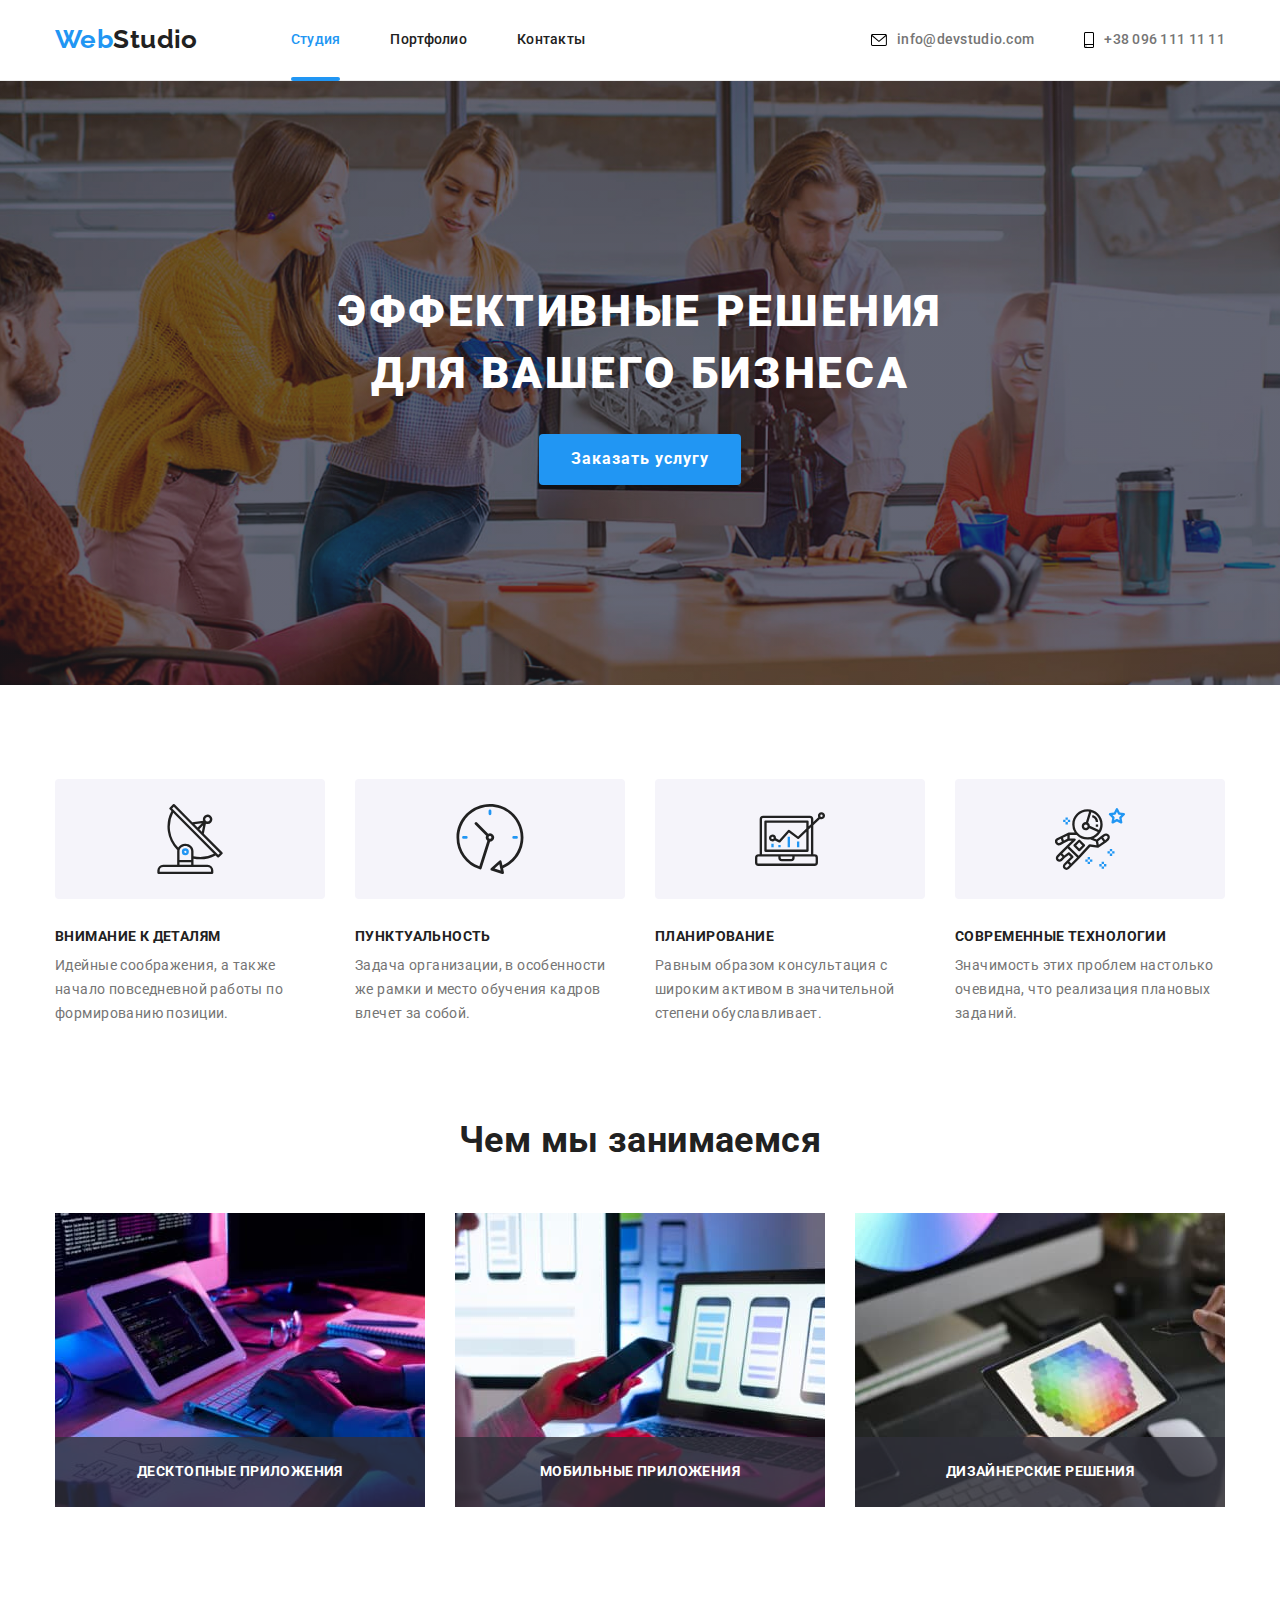
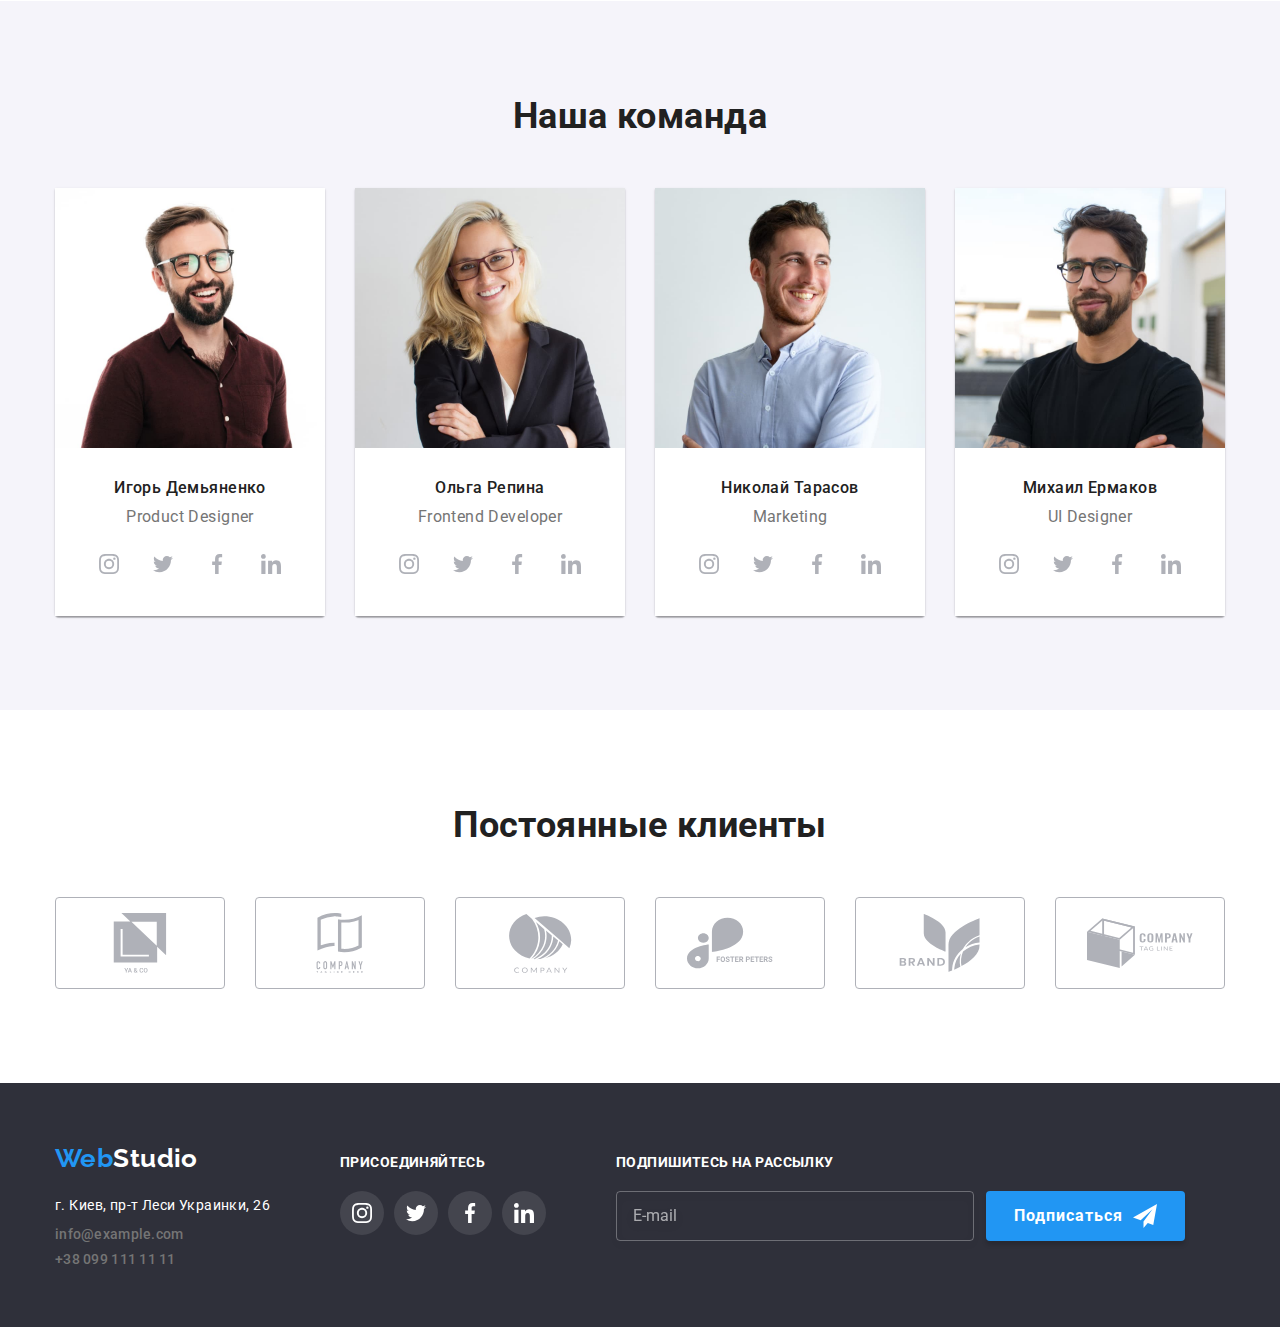
<file: index.html>
<!DOCTYPE html>
<html lang="ru">

<head>
	<meta charset="UTF-8">
	<meta http-equiv="X-UA-Compatible" content="IE=edge">
	<meta name="viewport" content="width=device-width, initial-scale=1.0">
	<title>Главная</title>
	<link rel="preconnect" href="https://fonts.googleapis.com">
	<link rel="preconnect" href="https://fonts.gstatic.com" crossorigin>
	<link
		href="https://fonts.googleapis.com/css2?family=Raleway:wght@700&family=Roboto:wght@400;500;700;900&display=swap"
		rel="stylesheet">
	<link rel="stylesheet" href="./css/modern-normalize.css">
	<link rel="stylesheet" href="./css/styles.css">
</head>

<body>
	<header class="header">
		<div class="header__container container">
			<a href="./index.html" class="header__logo logo"><span class="logo-color">Web</span>Studio</a>
			<nav class="header__menu menu">
				<ul class="menu__list">
					<li class="menu__item">
						<a href="./index.html" class="menu__link _active">Студия</a>
					</li>
					<li class="menu__item">
						<a href="./portfolio.html" class="menu__link">Портфолио</a>
					</li>
					<li class="menu__item">
						<a href="#" class="menu__link">Контакты</a>
					</li>
				</ul>
			</nav>
			<ul class="header__list">
				<li class="header__item">
					<a href="mailto:info@devstudio.com" class="header__link contact">
						<svg class="header__icon" width="16" height="12">
							<use href="./images/icons.svg#mail"></use>
						</svg>
						info@devstudio.com
					</a>
				</li>
				<li class="header__item">
					<a href="tel:+380961111111" class="header__link contact">
						<svg class="header__icon" width="10" height="16">
							<use href="./images/icons.svg#phone"></use>
						</svg>
						+38 096 111 11 11
					</a>
				</li>
			</ul>
		</div>
	</header>
	<main class="page">
		<section class="hero">
			<div class="hero__container container">
				<h1 class="hero__title">Эффективные решения для вашего бизнеса</h1>
				<button data-modal-open type="button" class="hero__btn">Заказать услугу</button>
			</div>
		</section>
		<section class="benefits section">
			<div class="benefits__container container">
				<h2 class="visually-hidden">Преимущества</h2>
				<ul class="benefits__list">
					<li class="benefits__item">
						<div class="benefits__box">
							<svg class="benefits__icon" width="70" height="70">
								<use href="./images/icons.svg#antenna"></use>
							</svg>
						</div>
						<h3 class="benefits__title">Внимание к деталям</h3>
						<p class="benefits__text">
							Идейные соображения, а также начало повседневной работы по формированию позиции.
						</p>
					</li>
					<li class="benefits__item">
						<div class="benefits__box">
							<svg class="benefits__icon" width="70" height="70">
								<use href="./images/icons.svg#clock"></use>
							</svg>
						</div>
						<h3 class="benefits__title">Пунктуальность</h3>
						<p class="benefits__text">
							Задача организации, в особенности же рамки и место обучения кадров влечет за собой.
						</p>
					</li>
					<li class="benefits__item">
						<div class="benefits__box">
							<svg class="benefits__icon" width="70" height="70">
								<use href="./images/icons.svg#diagram"></use>
							</svg>
						</div>
						<h3 class="benefits__title">Планирование</h3>
						<p class="benefits__text">
							Равным образом консультация с широким активом в значительной степени обуславливает.
						</p>
					</li>
					<li class="benefits__item">
						<div class="benefits__box">
							<svg class="benefits__icon" width="70" height="70">
								<use href="./images/icons.svg#astronaut"></use>
							</svg>
						</div>
						<h3 class="benefits__title">Современные технологии</h3>
						<p class="benefits__text">
							Значимость этих проблем настолько очевидна, что реализация плановых заданий.
						</p>
					</li>
				</ul>
			</div>
		</section>
		<section class="gallery section">
			<div class="gallery__container container">
				<h2 class="gallery__title title">Чем мы занимаемся</h2>
				<ul class="gallery__list">
					<li class="gallery__item">
						<img src="./images/gallery/box-1.jpg" alt="Работа за компьютером" width="370" height="294">
						<p class="gallery__name">Десктопные приложения</p>
					</li>
					<li class="gallery__item">
						<img src="./images/gallery/box-2.jpg" alt="Работа за телефоном" width="370" height="294">
						<p class="gallery__name">Мобильные приложения</p>
					</li>
					<li class="gallery__item">
						<img src="./images/gallery/box-3.jpg" alt="Работа за планшетом" width="370" height="294">
						<p class="gallery__name">Дизайнерские решения</p>
					</li>
				</ul>
			</div>
		</section>
		<section class="team section">
			<div class="team__container container">
				<h2 class="team__title title">Наша команда</h2>
				<ul class="team__list">
					<li class="team__item">
						<img src="./images/team/human-1.jpg" alt="Парень в очках" width="270" height="260">
						<div class="team__content">
							<h3 class="team__name">Игорь Демьяненко</h3>
							<p class="team__dev" lang="en">Product Designer</p>
							<ul class="social social-center">
								<li class="social-item">
									<a href="#" class="social-link" aria-label="Instagram" target="_blank"
										rel="noopener noreferrer nofollow">
										<svg class="social-icon" width="20" height="20">
											<use href="./images/icons.svg#instagram"></use>
										</svg>
									</a>
								</li>
								<li class="social-item">
									<a href="#" class="social-link" aria-label="Twitter" target="_blank"
										rel="noopener noreferrer nofollow">
										<svg class="social-icon" width="20" height="20">
											<use href="./images/icons.svg#twitter"></use>
										</svg>
									</a>
								</li>
								<li class="social-item">
									<a href="#" class="social-link" aria-label="Facebook" target="_blank"
										rel="noopener noreferrer nofollow">
										<svg class="social-icon" width="20" height="20">
											<use href="./images/icons.svg#facebook"></use>
										</svg>
									</a>
								</li>
								<li class="social-item">
									<a href="#" class="social-link" aria-label="LinkedIn" target="_blank"
										rel="noopener noreferrer nofollow">
										<svg class="social-icon" width="20" height="20">
											<use href="./images/icons.svg#linkedin"></use>
										</svg>
									</a>
								</li>
							</ul>
						</div>
					</li>
					<li class="team__item">
						<img src="./images/team/human-2.jpg" alt="Девушка в очках" width="270" height="260">
						<div class="team__content">
							<h3 class="team__name">Ольга Репина</h3>
							<p class="team__dev" lang="en">Frontend Developer</p>
							<ul class="social social-center">
								<li class="social-item">
									<a href="#" class="social-link" aria-label="Instagram" target="_blank"
										rel="noopener noreferrer nofollow">
										<svg class="social-icon" width="20" height="20">
											<use href="./images/icons.svg#instagram"></use>
										</svg>
									</a>
								</li>
								<li class="social-item">
									<a href="#" class="social-link" aria-label="Twitter" target="_blank"
										rel="noopener noreferrer nofollow">
										<svg class="social-icon" width="20" height="20">
											<use href="./images/icons.svg#twitter"></use>
										</svg>
									</a>
								</li>
								<li class="social-item">
									<a href="#" class="social-link" aria-label="Facebook" target="_blank"
										rel="noopener noreferrer nofollow">
										<svg class="social-icon" width="20" height="20">
											<use href="./images/icons.svg#facebook"></use>
										</svg>
									</a>
								</li>
								<li class="social-item">
									<a href="#" class="social-link" aria-label="LinkedIn" target="_blank"
										rel="noopener noreferrer nofollow">
										<svg class="social-icon" width="20" height="20">
											<use href="./images/icons.svg#linkedin"></use>
										</svg>
									</a>
								</li>
							</ul>
						</div>
					</li>
					<li class="team__item">
						<img src="./images/team/human-3.jpg" alt="Парень в рубашке" width="270" height="260">
						<div class="team__content">
							<h3 class="team__name">Николай Тарасов</h3>
							<p class="team__dev" lang="en">Marketing</p>
							<ul class="social social-center">
								<li class="social-item">
									<a href="#" class="social-link" aria-label="Instagram" target="_blank"
										rel="noopener noreferrer nofollow">
										<svg class="social-icon" width="20" height="20">
											<use href="./images/icons.svg#instagram"></use>
										</svg>
									</a>
								</li>
								<li class="social-item">
									<a href="#" class="social-link" aria-label="Twitter" target="_blank"
										rel="noopener noreferrer nofollow">
										<svg class="social-icon" width="20" height="20">
											<use href="./images/icons.svg#twitter"></use>
										</svg>
									</a>
								</li>
								<li class="social-item">
									<a href="#" class="social-link" aria-label="Facebook" target="_blank"
										rel="noopener noreferrer nofollow">
										<svg class="social-icon" width="20" height="20">
											<use href="./images/icons.svg#facebook"></use>
										</svg>
									</a>
								</li>
								<li class="social-item">
									<a href="#" class="social-link" aria-label="LinkedIn" target="_blank"
										rel="noopener noreferrer nofollow">
										<svg class="social-icon" width="20" height="20">
											<use href="./images/icons.svg#linkedin"></use>
										</svg>
									</a>
								</li>
							</ul>
						</div>
					</li>
					<li class="team__item">
						<img src="./images/team/human-4.jpg" alt="Парень в футболке" width="270" height="260">
						<div class="team__content">
							<h3 class="team__name">Михаил Ермаков</h3>
							<p class="team__dev" lang="en">UI Designer</p>
							<ul class="social social-center">
								<li class="social-item">
									<a href="#" class="social-link" aria-label="Instagram" target="_blank"
										rel="noopener noreferrer nofollow">
										<svg class="social-icon" width="20" height="20">
											<use href="./images/icons.svg#instagram"></use>
										</svg>
									</a>
								</li>
								<li class="social-item">
									<a href="#" class="social-link" aria-label="Twitter" target="_blank"
										rel="noopener noreferrer nofollow">
										<svg class="social-icon" width="20" height="20">
											<use href="./images/icons.svg#twitter"></use>
										</svg>
									</a>
								</li>
								<li class="social-item">
									<a href="#" class="social-link" aria-label="Facebook" target="_blank"
										rel="noopener noreferrer nofollow">
										<svg class="social-icon" width="20" height="20">
											<use href="./images/icons.svg#facebook"></use>
										</svg>
									</a>
								</li>
								<li class="social-item">
									<a href="#" class="social-link" aria-label="LinkedIn" target="_blank"
										rel="noopener noreferrer nofollow">
										<svg class="social-icon" width="20" height="20">
											<use href="./images/icons.svg#linkedin"></use>
										</svg>
									</a>
								</li>
							</ul>
						</div>
					</li>
				</ul>
			</div>
		</section>
		<section class="clients section">
			<div class="clients__container container">
				<h2 class="clients__title title">Постоянные клиенты</h2>
				<ul class="clients__list">
					<li class="clients__item">
						<a href="#" class="clients__link" aria-label="YA & CO">
							<svg class="clients__icon" width="106" height="60">
								<use href="./images/icons.svg#client-1"></use>
							</svg>
						</a>
					</li>
					<li class="clients__item">
						<a href="#" class="clients__link" aria-label="Company Tagline Here">
							<svg class="clients__icon" width="106" height="60">
								<use href="./images/icons.svg#client-2"></use>
							</svg>
						</a>
					</li>
					<li class="clients__item">
						<a href="#" class="clients__link" aria-label="Company">
							<svg class="clients__icon" width="106" height="60">
								<use href="./images/icons.svg#client-3"></use>
							</svg>
						</a>
					</li>
					<li class="clients__item">
						<a href="#" class="clients__link" aria-label="Foster Peters">
							<svg class="clients__icon" width="106" height="60">
								<use href="./images/icons.svg#client-4"></use>
							</svg>
						</a>
					</li>
					<li class="clients__item">
						<a href="#" class="clients__link" aria-label="Brand">
							<svg class="clients__icon" width="106" height="60">
								<use href="./images/icons.svg#client-5"></use>
							</svg>
						</a>
					</li>
					<li class="clients__item">
						<a href="#" class="clients__link" aria-label="Company Tag Line">
							<svg class="clients__icon" width="106" height="60">
								<use href="./images/icons.svg#client-6"></use>
							</svg>
						</a>
					</li>
				</ul>
			</div>
		</section>
		<footer class="footer">
			<div class="footer__container container">
				<div class="footer__contacts">
					<a href="./index.html" class="footer__logo logo"><span class="logo-color">Web</span>Studio</a>
					<address class="footer__address">
						г. Киев, пр-т Леси Украинки, 26
					</address>
					<ul class="footer__list">
						<li class="footer__item">
							<a href="mailto:info@example.com" class="footer__link contact">info@example.com</a>
						</li>
						<li class="footer__item">
							<a href="tel:+380991111111" class="footer__link contact">+38 099 111 11 11</a>
						</li>
					</ul>
				</div>
				<div class="footer__social">
					<b class="footer__title">Присоединяйтесь</b>
					<ul class="social">
						<li class="social-item">
							<a href="#" class="social-link social-link_bg" aria-label="Instagram" target="_blank"
								rel="noopener noreferrer nofollow">
								<svg class="social-icon social-icon_white" width="20" height="20">
									<use href="./images/icons.svg#instagram"></use>
								</svg>
							</a>
						</li>
						<li class="social-item">
							<a href="#" class="social-link social-link_bg" aria-label="Twitter" target="_blank"
								rel="noopener noreferrer nofollow">
								<svg class="social-icon social-icon_white" width="20" height="20">
									<use href="./images/icons.svg#twitter"></use>
								</svg>
							</a>
						</li>
						<li class="social-item">
							<a href="#" class="social-link social-link_bg" aria-label="Facebook" target="_blank"
								rel="noopener noreferrer nofollow">
								<svg class="social-icon social-icon_white" width="20" height="20">
									<use href="./images/icons.svg#facebook"></use>
								</svg>
							</a>
						</li>
						<li class="social-item">
							<a href="#" class="social-link social-link_bg" aria-label="LinkedIn" target="_blank"
								rel="noopener noreferrer nofollow">
								<svg class="social-icon social-icon_white" width="20" height="20">
									<use href="./images/icons.svg#linkedin"></use>
								</svg>
							</a>
						</li>
					</ul>
				</div>
				<div class="footer__subscribe subscribe-footer">
					<b class="footer__title">Подпишитесь на рассылку</b>
					<form name="subscribe" autocomplete="off" class="subscribe-footer__form">
						<input type="email" name="email" class="subscribe-footer__input" placeholder="E-mail">
						<button type="submit" class="subscribe-footer__btn">
							Подписаться
							<svg width="24" height="24" class="subscribe-footer__icon">
								<use href="./images/icons.svg#send"></use>
							</svg>
						</button>
					</form>
				</div>
			</div>
		</footer>
		<div data-modal class="modal is-hidden">
			<div class="modal__wrapper">
				<button data-modal-close type="button" class="modal__close">
					<svg class="modal__icon-btn" width="18" height="18">
						<use href="./images/icons.svg#close"></use>
					</svg>
				</button>
				<div class="modal__content">
					<h2 class="modal__title">Оставьте свои данные, мы вам перезвоним</h2>
					<form name="user-form" autocomplete="off" class="modal__form">
						<label class="modal__label">
							<span class="modal__label-text">Имя</span>
							<input type="text" name="name" class="modal__input" required>
							<svg class="modal__icon" width="18" height="18">
								<use href="./images/icons.svg#modal-user"></use>
							</svg>
						</label>
						<label class="modal__label">
							<span class="modal__label-text">Телефон</span>
							<input type="tel" name="tel" class="modal__input" required>
							<svg class="modal__icon" width="18" height="18">
								<use href="./images/icons.svg#modal-phone"></use>
							</svg>
						</label>
						<label class="modal__label">
							<span class="modal__label-text">Почта</span>
							<input type="email" name="email" class="modal__input" required>
							<svg class="modal__icon" width="18" height="18">
								<use href="./images/icons.svg#modal-mail"></use>
							</svg>
						</label>
						<label class="modal__label">
							<span class="modal__label-text">Комментарий</span>
							<textarea name="comment" placeholder="Введите текст"
								class="modal__input modal__input-message"></textarea>
						</label>
						<label class="modal__label-check">
							<input type="checkbox" name="check" value="terms" class="modal__input-check">
							<svg class="modal__icon-check" width="11" height="8">
								<use href="./images/icons.svg#modal-check"></use>
							</svg>
							<span class="modal__terms">
								Соглашаюсь с рассылкой и принимаю
								<a href="#" class="modal__terms-link">Условия договора</a>
							</span>
						</label>
						<button type="submit" class="modal__btn">Отправить</button>
					</form>
				</div>
			</div>
		</div>
	</main>
	<script src="./js/modal.js"></script>
</body>

</html>
</file>
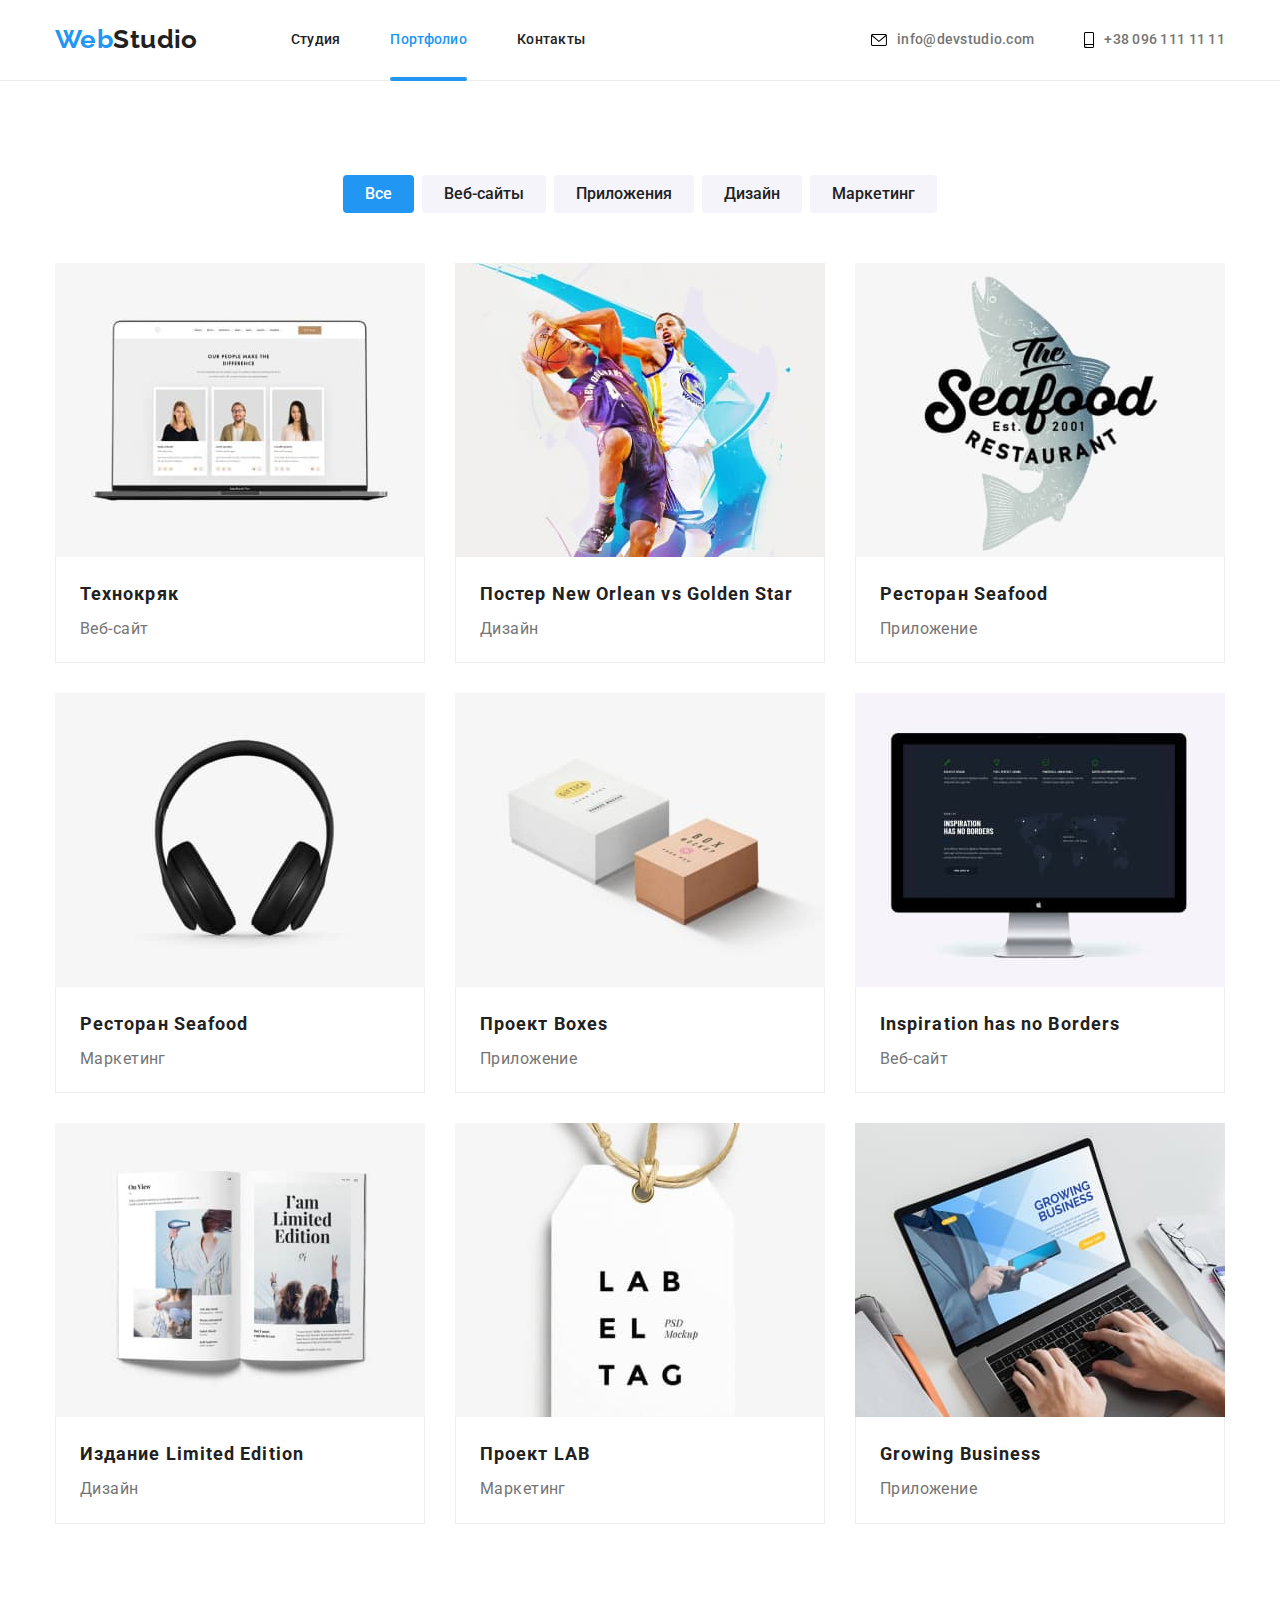
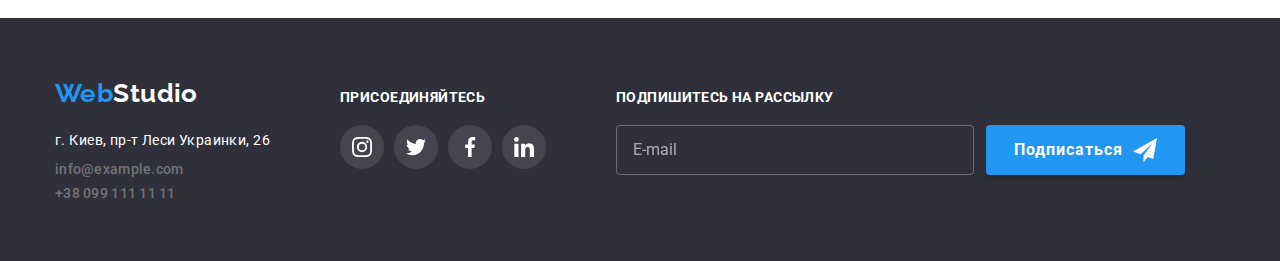
<file: portfolio.html>
<!DOCTYPE html>
<html lang="ru">

<head>
	<meta charset="UTF-8">
	<meta http-equiv="X-UA-Compatible" content="IE=edge">
	<meta name="viewport" content="width=device-width, initial-scale=1.0">
	<title>Портфолио</title>
	<link rel="preconnect" href="https://fonts.googleapis.com">
	<link rel="preconnect" href="https://fonts.gstatic.com" crossorigin>
	<link
		href="https://fonts.googleapis.com/css2?family=Raleway:wght@700&family=Roboto:wght@400;500;700;900&display=swap"
		rel="stylesheet">
	<link rel="stylesheet" href="./css/modern-normalize.css">
	<link rel="stylesheet" href="./css/styles.css">
</head>

<body>
	<header class="header">
		<div class="header__container container">
			<a href="./index.html" class="header__logo logo"><span class="logo-color">Web</span>Studio</a>
			<nav class="header__menu menu">
				<ul class="menu__list">
					<li class="menu__item">
						<a href="./index.html" class="menu__link">Студия</a>
					</li>
					<li class="menu__item">
						<a href="./portfolio.html" class="menu__link  _active">Портфолио</a>
					</li>
					<li class="menu__item">
						<a href="#" class="menu__link">Контакты</a>
					</li>
				</ul>
			</nav>
			<ul class="header__list">
				<li class="header__item">
					<a href="mailto:info@devstudio.com" class="header__link contact">
						<svg class="header__icon" width="16" height="12">
							<use href="./images/icons.svg#mail"></use>
						</svg>
						info@devstudio.com
					</a>
				</li>
				<li class="header__item">
					<a href="tel:+380961111111" class="header__link contact">
						<svg class="header__icon" width="10" height="16">
							<use href="./images/icons.svg#phone"></use>
						</svg>
						+38 096 111 11 11
					</a>
				</li>
			</ul>
		</div>
	</header>
	<main class="page">
		<section class="portfolio section">
			<div class="portfolio__container container">
				<h1 class="visually-hidden">Наши работы</h1>
				<ul class="portfolio__list">
					<li class="portfolio__item">
						<button type="button" class="portfolio__btn _btn-active">Все</button>
					</li>
					<li class="portfolio__item">
						<button type="button" class="portfolio__btn">Веб-сайты</button>
					</li>
					<li class="portfolio__item">
						<button type="button" class="portfolio__btn">Приложения</button>
					</li>
					<li class="portfolio__item">
						<button type="button" class="portfolio__btn">Дизайн</button>
					</li>
					<li class="portfolio__item">
						<button type="button" class="portfolio__btn">Маркетинг</button>
					</li>
				</ul>
				<ul class="portfolio__catalog catalog-portfolio">
					<li class="catalog-portfolio__item">
						<a href="#" class="catalog-portfolio__link">
							<div class="catalog-portfolio__box">
								<img src="./images/portfolio/1.jpg" alt="Превью работы" width="370" height="294">
								<div class="catalog-portfolio__overlay">
									<p class="catalog-portfolio__description">
										Ресурс предлагает комплексные предложения с разным уровнем функционала и сервисов. Все это
										позволит посетителю получить исчерпывающие сведения о компании или частном лице.
									</p>
								</div>
							</div>
							<div class="catalog-portfolio__content">
								<h2 class="catalog-portfolio__title">Технокряк</h2>
								<p class="catalog-portfolio__chapter">Веб-сайт</p>
							</div>
						</a>
					</li>
					<li class="catalog-portfolio__item">
						<a href="#" class="catalog-portfolio__link">
							<div class="catalog-portfolio__box">
								<img src="./images/portfolio/2.jpg" alt="Превью работы" width="370" height="294">
								<div class="catalog-portfolio__overlay">
									<p class="catalog-portfolio__description">
										Ресурс предлагает комплексные предложения с разным уровнем функционала и сервисов. Все это
										позволит посетителю получить исчерпывающие сведения о компании или частном лице.
									</p>
								</div>
							</div>
							<div class="catalog-portfolio__content">
								<h2 class="catalog-portfolio__title">Постер New Orlean vs Golden Star</h2>
								<p class="catalog-portfolio__chapter">Дизайн</p>
							</div>
						</a>
					</li>
					<li class="catalog-portfolio__item">
						<a href="#" class="catalog-portfolio__link">
							<div class="catalog-portfolio__box">
								<img src="./images/portfolio/3.jpg" alt="Превью работы" width="370" height="294">
								<div class="catalog-portfolio__overlay">
									<p class="catalog-portfolio__description">
										Ресурс предлагает комплексные предложения с разным уровнем функционала и сервисов. Все это
										позволит посетителю получить исчерпывающие сведения о компании или частном лице.
									</p>
								</div>
							</div>
							<div class="catalog-portfolio__content">
								<h2 class="catalog-portfolio__title">Ресторан Seafood</h2>
								<p class="catalog-portfolio__chapter">Приложение</p>
							</div>
						</a>
					</li>
					<li class="catalog-portfolio__item">
						<a href="#" class="catalog-portfolio__link">
							<div class="catalog-portfolio__box">
								<img src="./images/portfolio/4.jpg" alt="Превью работы" width="370" height="294">
								<div class="catalog-portfolio__overlay">
									<p class="catalog-portfolio__description">
										Ресурс предлагает комплексные предложения с разным уровнем функционала и сервисов. Все это
										позволит посетителю получить исчерпывающие сведения о компании или частном лице.
									</p>
								</div>
							</div>
							<div class="catalog-portfolio__content">
								<h2 class="catalog-portfolio__title">Ресторан Seafood</h2>
								<p class="catalog-portfolio__chapter">Маркетинг</p>
							</div>
						</a>
					</li>
					<li class="catalog-portfolio__item">
						<a href="#" class="catalog-portfolio__link">
							<div class="catalog-portfolio__box">
								<img src="./images/portfolio/5.jpg" alt="Превью работы" width="370" height="294">
								<div class="catalog-portfolio__overlay">
									<p class="catalog-portfolio__description">
										Ресурс предлагает комплексные предложения с разным уровнем функционала и сервисов. Все это
										позволит посетителю получить исчерпывающие сведения о компании или частном лице.
									</p>
								</div>
							</div>
							<div class="catalog-portfolio__content">
								<h2 class="catalog-portfolio__title">Проект Boxes</h2>
								<p class="catalog-portfolio__chapter">Приложение</p>
							</div>
						</a>
					</li>
					<li class="catalog-portfolio__item">
						<a href="#" class="catalog-portfolio__link">
							<div class="catalog-portfolio__box">
								<img src="./images/portfolio/6.jpg" alt="Превью работы" width="370" height="294">
								<div class="catalog-portfolio__overlay">
									<p class="catalog-portfolio__description">
										Ресурс предлагает комплексные предложения с разным уровнем функционала и сервисов. Все это
										позволит посетителю получить исчерпывающие сведения о компании или частном лице.
									</p>
								</div>
							</div>
							<div class="catalog-portfolio__content">
								<h2 class="catalog-portfolio__title">Inspiration has no Borders</h2>
								<p class="catalog-portfolio__chapter">Веб-сайт</p>
							</div>
						</a>
					</li>
					<li class="catalog-portfolio__item">
						<a href="#" class="catalog-portfolio__link">
							<div class="catalog-portfolio__box">
								<img src="./images/portfolio/7.jpg" alt="Превью работы" width="370" height="294">
								<div class="catalog-portfolio__overlay">
									<p class="catalog-portfolio__description">
										Ресурс предлагает комплексные предложения с разным уровнем функционала и сервисов. Все это
										позволит посетителю получить исчерпывающие сведения о компании или частном лице.
									</p>
								</div>
							</div>
							<div class="catalog-portfolio__content">
								<h2 class="catalog-portfolio__title">Издание Limited Edition</h2>
								<p class="catalog-portfolio__chapter">Дизайн</p>
							</div>
						</a>
					</li>
					<li class="catalog-portfolio__item">
						<a href="#" class="catalog-portfolio__link">
							<div class="catalog-portfolio__box">
								<img src="./images/portfolio/8.jpg" alt="Превью работы" width="370" height="294">
								<div class="catalog-portfolio__overlay">
									<p class="catalog-portfolio__description">
										Ресурс предлагает комплексные предложения с разным уровнем функционала и сервисов. Все это
										позволит посетителю получить исчерпывающие сведения о компании или частном лице.
									</p>
								</div>
							</div>
							<div class="catalog-portfolio__content">
								<h2 class="catalog-portfolio__title">Проект LAB</h2>
								<p class="catalog-portfolio__chapter">Маркетинг</p>
							</div>
						</a>
					</li>
					<li class="catalog-portfolio__item">
						<a href="#" class="catalog-portfolio__link">
							<div class="catalog-portfolio__box">
								<img src="./images/portfolio/9.jpg" alt="Превью работы" width="370" height="294">
								<div class="catalog-portfolio__overlay">
									<p class="catalog-portfolio__description">
										Ресурс предлагает комплексные предложения с разным уровнем функционала и сервисов. Все это
										позволит посетителю получить исчерпывающие сведения о компании или частном лице.
									</p>
								</div>
							</div>
							<div class="catalog-portfolio__content">
								<h2 class="catalog-portfolio__title">Growing Business</h2>
								<p class="catalog-portfolio__chapter">Приложение</p>
							</div>
						</a>
					</li>
				</ul>
			</div>
		</section>
	</main>
	<footer class="footer">
		<div class="footer__container container">
			<div class="footer__contacts">
				<a href="./index.html" class="footer__logo logo"><span class="logo-color">Web</span>Studio</a>
				<address class="footer__address">
					г. Киев, пр-т Леси Украинки, 26
				</address>
				<ul class="footer__list">
					<li class="footer__item">
						<a href="mailto:info@example.com" class="footer__link contact">info@example.com</a>
					</li>
					<li class="footer__item">
						<a href="tel:+380991111111" class="footer__link contact">+38 099 111 11 11</a>
					</li>
				</ul>
			</div>
			<div class="footer__social">
				<b class="footer__title">Присоединяйтесь</b>
				<ul class="social">
					<li class="social-item">
						<a href="#" class="social-link social-link_bg" aria-label="Instagram" target="_blank"
							rel="noopener noreferrer nofollow">
							<svg class="social-icon social-icon_white" width="20" height="20">
								<use href="./images/icons.svg#instagram"></use>
							</svg>
						</a>
					</li>
					<li class="social-item">
						<a href="#" class="social-link social-link_bg" aria-label="Twitter" target="_blank"
							rel="noopener noreferrer nofollow">
							<svg class="social-icon social-icon_white" width="20" height="20">
								<use href="./images/icons.svg#twitter"></use>
							</svg>
						</a>
					</li>
					<li class="social-item">
						<a href="#" class="social-link social-link_bg" aria-label="Facebook" target="_blank"
							rel="noopener noreferrer nofollow">
							<svg class="social-icon social-icon_white" width="20" height="20">
								<use href="./images/icons.svg#facebook"></use>
							</svg>
						</a>
					</li>
					<li class="social-item">
						<a href="#" class="social-link social-link_bg" aria-label="LinkedIn" target="_blank"
							rel="noopener noreferrer nofollow">
							<svg class="social-icon social-icon_white" width="20" height="20">
								<use href="./images/icons.svg#linkedin"></use>
							</svg>
						</a>
					</li>
				</ul>
			</div>
			<div class="footer__subscribe subscribe-footer">
				<b class="footer__title">Подпишитесь на рассылку</b>
				<form name="subscribe" autocomplete="off" class="subscribe-footer__form">
					<input type="email" name="email" class="subscribe-footer__input" placeholder="E-mail">
					<button type="submit" class="subscribe-footer__btn">
						Подписаться
						<svg width="24" height="24" class="subscribe-footer__icon">
							<use href="./images/icons.svg#send"></use>
						</svg>
					</button>
				</form>
			</div>
		</div>
	</footer>
</body>

</html>
</file>
<file: css/styles.css>
/* Переменные */
:root {
	--main-color: #212121;
	--front-color: #2196f3;
	--other-color: #757575;
	--light-color: #fff;
	--icon-color: #afb1b8;

	--main-bg-color: #2f303a;
	--light-bg-color: #f5f4fa;
	--btn-bg-color: #2196f3;

	--items: 4;
	--indent: 30px;
}

/* Общие стили */
.visually-hidden {
	position: absolute;
	width: 1px;
	height: 1px;
	margin: -1px;
	border: 0;
	padding: 0;
	white-space: nowrap;
	clip-path: inset(100%);
	clip: rect(0 0 0 0);
	overflow: hidden;
}

.container {
	max-width: 1200px;
	margin: 0 auto;
	padding: 0 15px;
}

.logo {
	font-family: 'Raleway';
	font-weight: 700;
	font-size: 26px;
	line-height: 1.2;
}
.logo-color {
	color: var(--front-color);
}

.section {
	padding: 94px 0;
}

.title {
	text-align: center;
	font-weight: 700;
	font-size: 36px;
	line-height: 1.2;
	margin-bottom: 50px;
}

.social {
	display: flex;
	column-gap: 10px;
}
.social-center {
	justify-content: center;
}
.social-link {
	display: flex;
	justify-content: center;
	align-items: center;
	width: 44px;
	height: 44px;
	border-radius: 100%;
	transition: background-color 250ms cubic-bezier(0.4, 0, 0.2, 1);
}
.social-link_bg {
	background-color: rgba(255, 255, 255, 0.1);
}
.social-link:hover,
.social-link:focus {
	background-color: var(--front-color);
}
.social-icon {
	fill: var(--icon-color);
	transition: fill 250ms cubic-bezier(0.4, 0, 0.2, 1);
}
.social-icon_white {
	fill: var(--light-color);
}
.social-link:hover .social-icon,
.social-link:focus .social-icon {
	fill: var(--light-color);
}

/* Header */
.header {
	border-bottom: 1px solid #ececec;
}
.header__container {
	display: flex;
	align-items: center;
}
.menu__list {
	display: flex;
	column-gap: 50px;
	margin-left: 93px;
}
.menu__link {
	position: relative;
	font-weight: 500;
	letter-spacing: .02em;
	display: block;
	padding: 32px 0;
	transition: color 250ms cubic-bezier(0.4, 0, 0.2, 1);
}
.menu__link::after {
	content: '';
	position: absolute;
	left: 0;
	bottom: -1.5px;
	width: 100%;
	height: 4px;
	border-radius: 2px;	
	background-color: var(--front-color);
	transform: scale(0);
	transition: transform 250ms cubic-bezier(0.4, 0, 0.2, 1);
}
.menu__link:hover,
.menu__link:focus {
	color: var(--front-color);
}
.menu__link:hover::after,
.menu__link:focus::after{
	transform: scale(1);
}
._active {
	color: var(--front-color);
	
}
._active::after {
	transform: scale(1);
}
.header__list {
	display: flex;
	column-gap: 50px;
	margin-left: auto;
}
.header__link {
	display: flex;
	align-items: center;
	column-gap: 10px;
	padding: 32px 0;
}
.header__link:hover .header__icon,
.header__link:focus .header__icon {
	fill: var(--front-color);
}
.header__icon {
	transition: fill 250ms cubic-bezier(0.4, 0, 0.2, 1);
}

.contact {
	font-weight: 500;
	letter-spacing: .02em;
	color: var(--other-color);
	transition: color 250ms cubic-bezier(0.4, 0, 0.2, 1);
}
.contact:hover,
.contact:focus {
	color: var(--front-color);
}

/* Footer */
.footer {
	background-color: var(--main-bg-color);
	padding: 60px 0;
}
.footer__container {
	display: flex;
	align-items: baseline;
	column-gap: 70px;
}
.footer__logo {
	display: block;
	color: var(--light-color);
	margin-bottom: 20px;
}
.footer__address {
	line-height: 1.7;
	color: var(--light-color);
	margin-bottom: 9px;
}
.footer__item:not(:last-child) {
	margin-bottom: 9px;
}
.footer__title {
	display: block;
	font-weight: 700;
	text-transform: uppercase;
	color: var(--light-color);
	margin-bottom: 20px;
}
.footer__subscribe {
}
.subscribe-footer {
}
.subscribe-footer__form {
	display: flex;
	column-gap: 12px;
}
.subscribe-footer__input {
	padding: 15px 16px;
	width: 358px;
	height: 50px;
	border: 1px solid rgba(255, 255, 255, 0.3);
	filter: drop-shadow(0px 4px 4px rgba(0, 0, 0, 0.15));
	border-radius: 4px;
	outline: none;
	background-color: inherit;
	color: var(--light-color);
	transition: border-color 250ms cubic-bezier(0.4, 0, 0.2, 1);
}
.subscribe-footer__input::placeholder {
	font-size: 16px;
	line-height: 1.3;
	color: rgba(255, 255, 255, 0.6);
}
.subscribe-footer__input:focus {
	border-color: var(--front-color);
}
.subscribe-footer__btn {
	display: flex;
	justify-content: center;
	align-items: center;
	column-gap: 10px;
	padding: 10px 28px;
	background-color: var(--btn-bg-color);
	box-shadow: 0px 4px 4px rgba(0, 0, 0, 0.15);
	border-radius: 4px;
	font-size: 16px;
	line-height: 1.9;
	letter-spacing: .06em;
	font-weight: 700;
	color: var(--light-color);
	transition: background-color 250ms cubic-bezier(0.4, 0, 0.2, 1), box-shadow 250ms cubic-bezier(0.4, 0, 0.2, 1);
}
.subscribe-footer__btn:hover,
.subscribe-footer__btn:focus {
	background-color: #188ce8;
}
.subscribe-footer__icon {
	fill: var(--light-color);
}

/* Главная страница */
/* Section Hero */
.hero {
	background-color: var(--main-bg-color);
	background-image: linear-gradient(to right, rgba(47, 48, 58, 0.4), rgba(47, 48, 58, 0.4)), 
							url("../images/hero/bg.jpg");
	background-repeat: no-repeat;
	background-size: cover;
	background-position: top center;
	padding: 200px 0;
	max-width: 1600px;
	margin: 0 auto;
}
.hero__title {
	font-weight: 900;
	font-size: 44px;
	line-height: 1.4;
	letter-spacing: .06em;
	text-transform: uppercase;
	color: var(--light-color);
	text-align: center;
	max-width: 700px;
	margin: 0 auto 30px;
}
.hero__btn {
	display: block;
	margin: 0 auto;
	padding: 10px 32px;
	background-color: var(--btn-bg-color);
	box-shadow: 0px 4px 4px rgba(0, 0, 0, 0.15);
	border-radius: 4px;
	font-weight: 700;
	font-size: 16px;
	line-height: 1.9;
	letter-spacing: .06em;
	color: var(--light-color);
	transition: background-color 250ms cubic-bezier(0.4, 0, 0.2, 1), box-shadow 250ms cubic-bezier(0.4, 0, 0.2, 1);
}
.hero__btn:hover,
.hero__btn:focus {
	background-color: #188ce8;
	box-shadow: 5px 10px 10px rgba(0, 0, 0, 0.35);
}

/* Section Benefits */
.benefits {
	padding-bottom: 47px;
}
.benefits__list {
	display: flex;
	column-gap: var(--indent);
}
.benefits__item {
	flex-basis: calc((100% - var(--indent) * (var(--items) - 1)) / var(--items));
	letter-spacing: .03em;
}
.benefits__box {
	width: 270px;
	height: 120px;
	display: flex;
	justify-content: center;
	align-items: center;
	margin-bottom: 30px;
	background-color: var(--light-bg-color);
	border-radius: 4px;
}
.benefits__icon {
	display: block;
}
.benefits__title {
	font-weight: 700;
	text-transform: uppercase;
	margin-bottom: 10px;
}
.benefits__text {
	line-height: 1.7;
	color: var(--other-color);
}

/* Section Gallery */
.gallery {
	padding-top: 47px;
}
.gallery__list {
	display: flex;
	column-gap: var(--indent);
	--items: 3;
}
.gallery__item {
	flex-basis: calc((100% - var(--indent) * (var(--items) - 1)) / var(--items));
	position: relative;
}
.gallery__name {
	position: absolute;
	left: 0;
	bottom: 0;
	width: 100%;
	height: 70px;
	background-color: rgba(47, 48, 58, 0.8);
	color: var(--light-color);
	font-weight: 700;
	text-transform: uppercase;
	display: flex;
	justify-content: center;
	align-items: center;
}

/* Section Team */
.team {
	background-color: var(--light-bg-color);
}
.team__list {
	display: flex;
	column-gap: var(--indent);
}
.team__item {
	flex-basis: calc((100% - var(--indent) * (var(--items) - 1)) / var(--items));
	box-shadow: 0px 1px 3px rgba(0, 0, 0, 0.12), 
					0px 1px 1px rgba(0, 0, 0, 0.14), 
					0px 2px 1px rgba(0, 0,0, 0.2);
	border-radius: 0px 0px 4px 4px;
}
.team__content {
	font-size: 16px;
	line-height: 1.2;
	padding: 30px 0;
	text-align: center;
	background-color: var(--light-color);
}
.team__name {
	font-weight: 500;
	margin-bottom: 10px;
}
.team__dev {
	color: var(--other-color);
	margin-bottom: 16px;
}

/* Section Clients */
.clients__list {
	display: flex;
	column-gap: var(--indent);
}
.clients__item {
	flex-basis: calc((100% - var(--indent) * (var(--items) - 1)) / var(--items));
}
.clients__link {
	width: 170px;
	height: 92px;
	display: flex;
	justify-content: center;
	align-items: center;
	border: 1px solid var(--icon-color);
	border-radius: 4px;
	transition: border-color 250ms cubic-bezier(0.4, 0, 0.2, 1);
}
.clients__link:hover,
.clients__link:focus {
	border-color: var(--front-color);
}
.clients__icon {
	fill: var(--icon-color);
	transition: fill 250ms cubic-bezier(0.4, 0, 0.2, 1);
}
.clients__link:hover .clients__icon,
.clients__link:focus .clients__icon {
	fill: var(--front-color);
}

/* Страница Портфолио */
.portfolio__list {
	display: flex;
	justify-content: center;
	align-items: center;
	column-gap: 8px;
	margin-bottom: 50px;
}
.portfolio__btn {
	background-color: var(--light-bg-color);
	border-radius: 4px;
	font-weight: 500;
	font-size: 16px;
	line-height: 1.6;
	padding: 6px 22px;
	transition: background-color 250ms cubic-bezier(0.4, 0, 0.2, 1),
					color 250ms cubic-bezier(0.4, 0, 0.2, 1),
					box-shadow 250ms cubic-bezier(0.4, 0, 0.2, 1);
}
.portfolio__btn:hover,
.portfolio__btn:focus {
	background-color: var(--btn-bg-color);
	box-shadow: 0px 3px 1px rgba(0, 0, 0, 0.1),
					0px 1px 2px rgba(0, 0, 0, 0.08),
					0px 2px 2px rgba(0, 0, 0, 0.12);
	color: var(--light-color);				
}
._btn-active {
	background-color: var(--btn-bg-color);
	color: var(--light-color);
}
.portfolio__catalog {
	display: flex;
	flex-wrap: wrap;
	gap: var(--indent);
	--items: 3;
}
.catalog-portfolio__item {
	flex-basis: calc((100% - var(--indent) * (var(--items) - 1)) / var(--items));
}
.catalog-portfolio__link {
	transition: box-shadow 250ms cubic-bezier(0.4, 0, 0.2, 1);
}
.catalog-portfolio__link:hover,
.catalog-portfolio__link:focus {
	display: block;
	box-shadow: 0px 1px 1px rgba(0, 0, 0, 0.12),
					0px 4px 4px rgba(0, 0, 0, 0.06),
					1px 4px 6px rgba(0, 0, 0, 0.16);
}
.catalog-portfolio__content {
	padding: 20px 24px;
	border: 1px solid #eee;
	border-top: none;
	position: relative;
	z-index: 10;
}
.catalog-portfolio__title {
	font-weight: 700;
	font-size: 18px;
	line-height: 1.9;
	letter-spacing: .06em;
	margin-bottom: 4px;
}
.catalog-portfolio__chapter {
	font-size: 16px;
	line-height: 1.7;
	color: var(--other-color);
}
.catalog-portfolio__box {
	position: relative;
	overflow: hidden;
}
.catalog-portfolio__overlay {
	position: absolute;
	top: 0;
	left: 0;
	width: 100%;
	height: 100%;
	background-color: rgba(33, 150, 243, 0.9);
	display: flex;
	justify-content: center;
	align-items: center;
	transform: translateY(100%);
	transition: transform 250ms cubic-bezier(0.4, 0, 0.2, 1);
}
.catalog-portfolio__description {
	font-size: 18px;
	line-height: 1.6;
	color: var(--light-color);
	max-width: 322px;
}
.catalog-portfolio__link:hover .catalog-portfolio__overlay,
.catalog-portfolio__link:focus .catalog-portfolio__overlay {
	transform: translateY(0);
}

/* Модальное окно */
.modal {
	position: fixed;
	top: 0;
	right: 0;
	bottom: 0;
	left: 0;
	background-color: rgba(0, 0, 0, 0.2);
	transition: opacity 250ms cubic-bezier(0.4, 0, 0.2, 1),
					visibility 250ms cubic-bezier(0.4, 0, 0.2, 1);
}
.is-hidden {
	opacity: 0;
	visibility: hidden;
	pointer-events: none;
}
.modal.is-hidden .modal__wrapper {
	transform: translate(-50%, -50%) scale(0.3);
}
.modal__wrapper {
	position: absolute;
	top: 50%;
	left: 50%;
	transform: translate(-50%, -50%) scale(1);
	width: 528px;
	height: 581px;
	border-radius: 4px;
	background-color: var(--light-color);
	transition: transform 250ms cubic-bezier(0.4, 0, 0.2, 1);
}
.modal__content {
	padding: 40px;
}
.modal__close {
	position: absolute;
	top: 8px;
	right: 8px;
	width: 30px;
	height: 30px;
	border-radius: 100%;
	display: flex;
	justify-content: center;
	align-items: center;
	border: 1px solid rgba(0, 0, 0, 0.1);
	transition: border-color 250ms cubic-bezier(0.4, 0, 0.2, 1);
}
.modal__icon-btn {
	transition: fill 250ms cubic-bezier(0.4, 0, 0.2, 1);
}
.modal__close:hover .modal__icon-btn,
.modal__close:focus .modal__icon-btn {
	fill: var(--front-color);
}
.modal__title {
	font-weight: 700;
	font-size: 20px;
	line-height: 1.2;
	text-align: center;
	margin-bottom: 12px;
}
.modal__form {
}
.modal__label {
	display: block;
	position: relative;
}
.modal__label:not(:last-child) {
	margin-bottom: 10px;
}
.modal__label-text {
	display: block;
	font-size: 12px;
	line-height: 1.2;
	letter-spacing: .01em;
	color: var(--other-color);
	margin-bottom: 4px;
}
.modal__input {
	display: block;
	width: 100%;
	border: 1px solid rgba(33, 33, 33, 0.2);
	border-radius: 4px;
	padding: 12px 42px;
	outline: none;
	transition: border-color 250ms cubic-bezier(0.4, 0, 0.2, 1);
}
.modal__input-message {
	padding: 12px 16px;
	height: 120px;
	resize: none;
}
.modal__input-message::placeholder {
	letter-spacing: .01em;
	color: rgba(117, 117, 117, 0.5);
}
.modal__icon {
	position: absolute;
	top: 50%;
	left: 12px;
	transition: fill 250ms cubic-bezier(0.4, 0, 0.2, 1);
}
.modal__label:focus-within .modal__input {
	border-color: var(--front-color);
}
.modal__label:focus-within .modal__icon {
	fill: var(--front-color);
}

.modal__label-check {
	display: flex;
	justify-content: center;
	align-items: center;
	column-gap: 8px;
	margin: 20px 0 30px 0;
}
.modal__input-check {
	position: absolute;
	z-index: -1;
	opacity: 0;
}
.modal__icon-check {
	fill: var(--light-color);
	width: 16px;
	height: 16px;
	border: 2px solid var(--main-color);
	border-radius: 4px;
	transition: border-color 250ms cubic-bezier(0.4, 0, 0.2, 1), box-shadow 250ms cubic-bezier(0.4, 0, 0.2, 1),
					background-color 250ms cubic-bezier(0.4, 0, 0.2, 1), box-shadow 250ms cubic-bezier(0.4, 0, 0.2, 1);
}
.modal__terms {
	line-height: 1.7;
	color: var(--other-color);
}
.modal__terms-link {
	color: var(--front-color);
	text-decoration: underline !important;
}
.modal__input-check:checked + .modal__icon-check {
	background-color: var(--front-color);
	border-color: transparent;
}

.modal__btn {
	display: block;
	margin: 0 auto;
	padding: 10px 55px;
	background-color: var(--btn-bg-color);
	box-shadow: 0px 4px 4px rgba(0, 0, 0, 0.15);
	border-radius: 4px;
	font-weight: 700;
	font-size: 16px;
	line-height: 1.9;
	letter-spacing: .06em;
	color: var(--light-color);
	transition: background-color 250ms cubic-bezier(0.4, 0, 0.2, 1), box-shadow 250ms cubic-bezier(0.4, 0, 0.2, 1);
}
.modal__btn:hover,
.modal__btn:focus {
	background-color: #188ce8;
}
</file>
